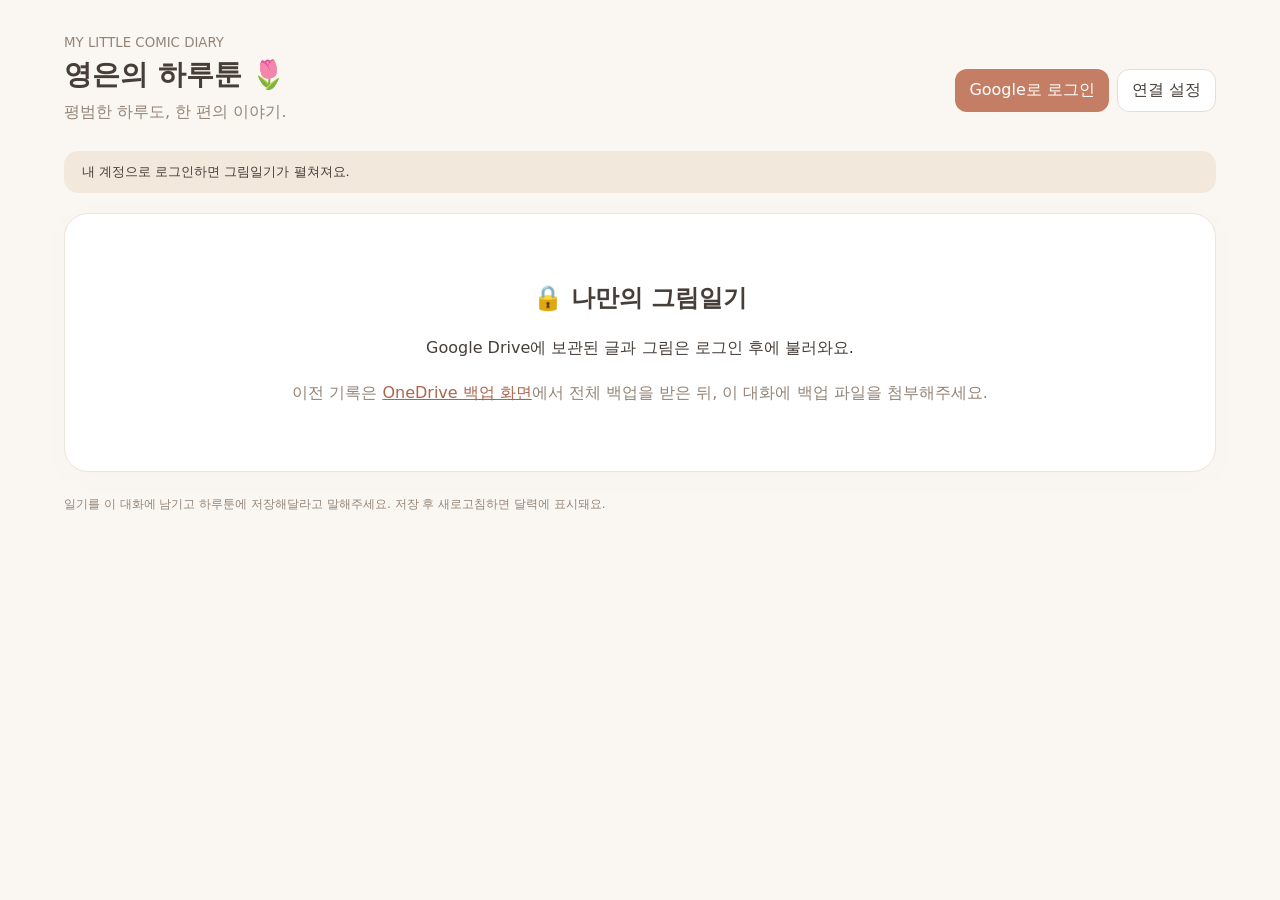
<file: index.html>
<!doctype html>
<html lang="ko"><head><meta charset="utf-8"><meta name="viewport" content="width=device-width,initial-scale=1"><meta name="referrer" content="no-referrer"><title>영은의 하루툰</title><link rel="stylesheet" href="style.css"></head>
<body><header><div><small>MY LITTLE COMIC DIARY</small><h1>영은의 하루툰 🌷</h1><p class="muted">평범한 하루도, 한 편의 이야기.</p></div><div class="actions"><button id="connect" class="primary">Google로 로그인</button><button id="settings">연결 설정</button><button id="refresh" hidden>새로고침</button><button id="logout" hidden>로그아웃</button></div></header>
<div class="mode" id="mode" role="status">내 계정으로 로그인하면 그림일기가 펼쳐져요.</div>
<section class="card login-card" id="locked"><h2>🔒 나만의 그림일기</h2><p>Google Drive에 보관된 글과 그림은 로그인 후에 불러와요.</p><p class="muted">이전 기록은 <a href="onedrive-backup.html">OneDrive 백업 화면</a>에서 전체 백업을 받은 뒤, 이 대화에 백업 파일을 첨부해주세요.</p></section>
<main id="diary" hidden><section class="card"><div class="toolbar"><button id="prev" aria-label="이전 달">‹</button><h2 id="month"></h2><button id="next" aria-label="다음 달">›</button></div><div class="toolbar"><small id="count"></small><button id="today">오늘로</button></div><div class="grid" id="calendar"></div><p class="muted">날짜를 눌러 그날의 이야기를 펼쳐보세요.</p><div class="actions"><button id="backup">↓ 전체 백업</button></div></section><section class="card" id="detail"></section></main>
<footer>일기를 이 대화에 남기고 하루툰에 저장해달라고 말해주세요. 저장 후 새로고침하면 달력에 표시돼요.</footer>
<dialog id="config"><h2>Google Drive 연결 설정</h2><p>Google Cloud에서 발급한 웹 애플리케이션 OAuth 클라이언트 ID를 입력해주세요. 비밀번호나 클라이언트 보안 비밀은 입력하지 않아요.</p><label for="client">Google OAuth 클라이언트 ID</label><input id="client" placeholder="…apps.googleusercontent.com"><p class="muted">승인된 JavaScript 원본</p><code>https://youngeun0023-ux.github.io</code><p class="muted">읽기 권한은 Google Drive 전체 파일에 적용되지만, 이 홈페이지는 하루툰 폴더 안의 기록만 요청해요. 폴더를 공개 공유할 필요는 없어요.</p><div class="actions"><button id="configSave" class="primary">설정 저장</button><button id="configClose">닫기</button></div></dialog>
<dialog id="viewer"><button id="closeViewer">닫기</button><br><img id="large" alt="그림일기 크게 보기"></dialog><div id="status" role="status"></div>
<script src="config.js"></script><script src="https://accounts.google.com/gsi/client" async defer></script><script src="app.js"></script></body></html>
</file>
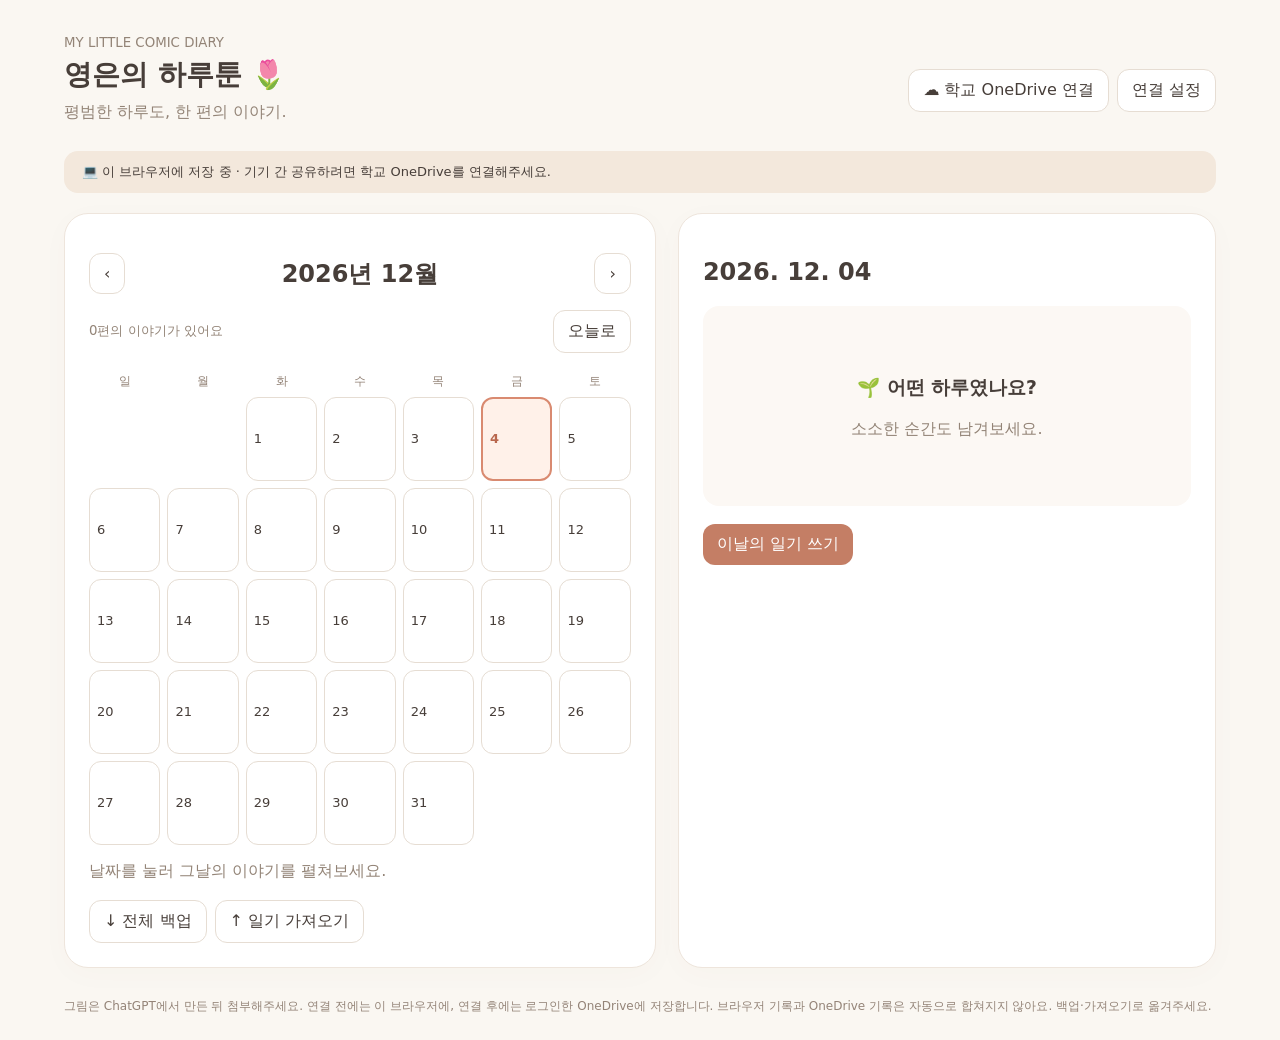
<file: onedrive-backup.html>
<!doctype html><html lang="ko"><head><meta charset="utf-8"><meta name="viewport" content="width=device-width,initial-scale=1"><meta name="referrer" content="no-referrer"><title>하루툰 · 이전 기록 백업</title><link rel="stylesheet" href="style.css"></head><body><header><div><small>MY LITTLE COMIC DIARY</small><h1>영은의 하루툰 🌷</h1><p class="muted">평범한 하루도, 한 편의 이야기.</p></div><div class="actions"><button id="connect">☁ 학교 OneDrive 연결</button><button id="settings">연결 설정</button><button id="refresh" hidden>새로고침</button><button id="logout" hidden>로그아웃</button></div></header><div class="mode" id="mode" role="status">기록을 불러오는 중…</div><main><section class="card"><div class="toolbar"><button id="prev" aria-label="이전 달">‹</button><h2 id="month"></h2><button id="next" aria-label="다음 달">›</button></div><div class="toolbar"><small id="count"></small><button id="today">오늘로</button></div><div class="grid" id="calendar"></div><p class="muted">날짜를 눌러 그날의 이야기를 펼쳐보세요.</p><div class="actions"><button id="backup">↓ 전체 백업</button><button id="restore">↑ 일기 가져오기</button><input id="restoreFile" type="file" accept="application/json" hidden></div></section><section class="card" id="detail"></section></main><footer>그림은 ChatGPT에서 만든 뒤 첨부해주세요. 연결 전에는 이 브라우저에, 연결 후에는 로그인한 OneDrive에 저장합니다. 브라우저 기록과 OneDrive 기록은 자동으로 합쳐지지 않아요. 백업·가져오기로 옮겨주세요.</footer><dialog id="config"><h2>학교 OneDrive 연결</h2><p>처음 한 번 Microsoft 앱 등록이 필요해요. <a href="https://github.com/youngeun0023-ux/harutoon#학교-onedrive-연결" target="_blank" rel="noopener">설정 안내 보기 ↗</a></p><label for="client">애플리케이션(클라이언트) ID</label><input id="client" placeholder="00000000-0000-0000-0000-000000000000"><label for="tenant">디렉터리(테넌트) ID</label><input id="tenant" placeholder="00000000-0000-0000-0000-000000000000"><p class="muted">등록할 SPA 리디렉션 주소</p><code id="redirect"></code><p class="muted">앱은 Harutoon 폴더를 사용합니다. 학교 계정 연결 시 Microsoft의 Files.ReadWrite 권한은 로그인한 사용자 파일 전체에 대한 읽기·쓰기를 허용합니다. 학교 정책에 따라 관리자 승인이 필요할 수 있어요.</p><div class="actions"><button id="configSave" class="primary">설정 저장</button><button id="configClose">닫기</button></div></dialog><dialog id="viewer"><button id="closeViewer">닫기</button><br><img id="large" alt="그림일기 크게 보기"></dialog><div id="status" role="status"></div><script src="onedrive-config.js"></script><script src="onedrive-app.js"></script></body></html>
</file>
<file: style.css>
*{box-sizing:border-box}body{margin:0;background:#faf7f2;color:#473e39;font-family:system-ui,sans-serif}button,input,textarea,select{font:inherit}button{cursor:pointer;border:1px solid #e6ddd3;border-radius:12px;background:white;padding:10px 14px;color:inherit}button:hover{background:#fff0e7}header{max-width:1200px;margin:auto;padding:32px 24px 20px;display:flex;justify-content:space-between;gap:16px;align-items:center}h1{font-size:28px;margin:5px 0}small,.muted{color:#938477}main{max-width:1200px;margin:auto;padding:0 24px 30px;display:grid;grid-template-columns:1.1fr 1fr;gap:22px}.card{background:white;border:1px solid #eee5dc;border-radius:24px;padding:24px;box-shadow:0 6px 30px #70503906}.toolbar{display:flex;align-items:center;justify-content:space-between;gap:8px}.grid{display:grid;grid-template-columns:repeat(7,minmax(0,1fr));gap:7px;margin-top:20px}.weekday{text-align:center;font-size:12px;color:#948478}.day{padding:7px;aspect-ratio:0.85;min-width:0;text-align:left;overflow:hidden;border-radius:12px;font-size:13px}.day img{width:100%;height:48px;object-fit:cover;border-radius:7px;display:block;margin-top:5px}.selected{border:2px solid #d98a70;background:#fff1e9}.today{color:#b9684e;font-weight:bold}.detail-image{width:100%;border-radius:16px;cursor:zoom-in}.empty{text-align:center;padding:50px 15px;background:#fcf8f4;border-radius:16px}label{display:block;font-size:13px;margin:16px 0 6px}input,textarea,select{width:100%;padding:11px;border:1px solid #e4d9cf;border-radius:10px;background:#fffdfa}textarea{min-height:120px;resize:vertical}.primary{background:#c47e65;color:white;border:none}.actions{display:flex;gap:8px;flex-wrap:wrap;margin-top:18px}.story{white-space:pre-wrap;line-height:1.8}.pill{font-size:12px;padding:6px 10px;border-radius:20px;background:#f7ede4}dialog{border:0;border-radius:22px;max-width:95vw;max-height:95vh;padding:15px}dialog::backdrop{background:#0009}dialog img{max-width:90vw;max-height:80vh;object-fit:contain}#status{position:fixed;bottom:20px;left:50%;transform:translateX(-50%);background:#473e39;color:white;padding:12px 20px;border-radius:12px;display:none;z-index:10}footer{max-width:1200px;margin:auto;padding:0 24px 25px;font-size:12px;color:#948478}@media(max-width:760px){header{align-items:flex-start;flex-direction:column;padding:22px 16px}main{grid-template-columns:1fr;padding:0 16px 24px}.card{padding:17px}.day{aspect-ratio:.8}.day img{height:35px}h1{font-size:25px}}

.mode{max-width:1152px;margin:0 auto 20px;padding:12px 18px;background:#f3e8dc;border-radius:14px;font-size:13px}header p{margin:8px 0}#config{width:550px;padding:28px}#config p{font-size:13px;line-height:1.7}code{overflow-wrap:anywhere;font-size:12px}a{color:#ab654c}[hidden]{display:none!important}#status{max-width:90vw}button:disabled{opacity:.5;cursor:wait}#detail h2{overflow-wrap:anywhere}@media(max-width:760px){.mode{margin:0 16px 16px}}.login-card{max-width:1152px;margin:0 auto 24px;text-align:center;padding:48px 24px}.login-card p{line-height:1.8}@media(max-width:760px){.login-card{margin:0 16px 24px}}
</file>
